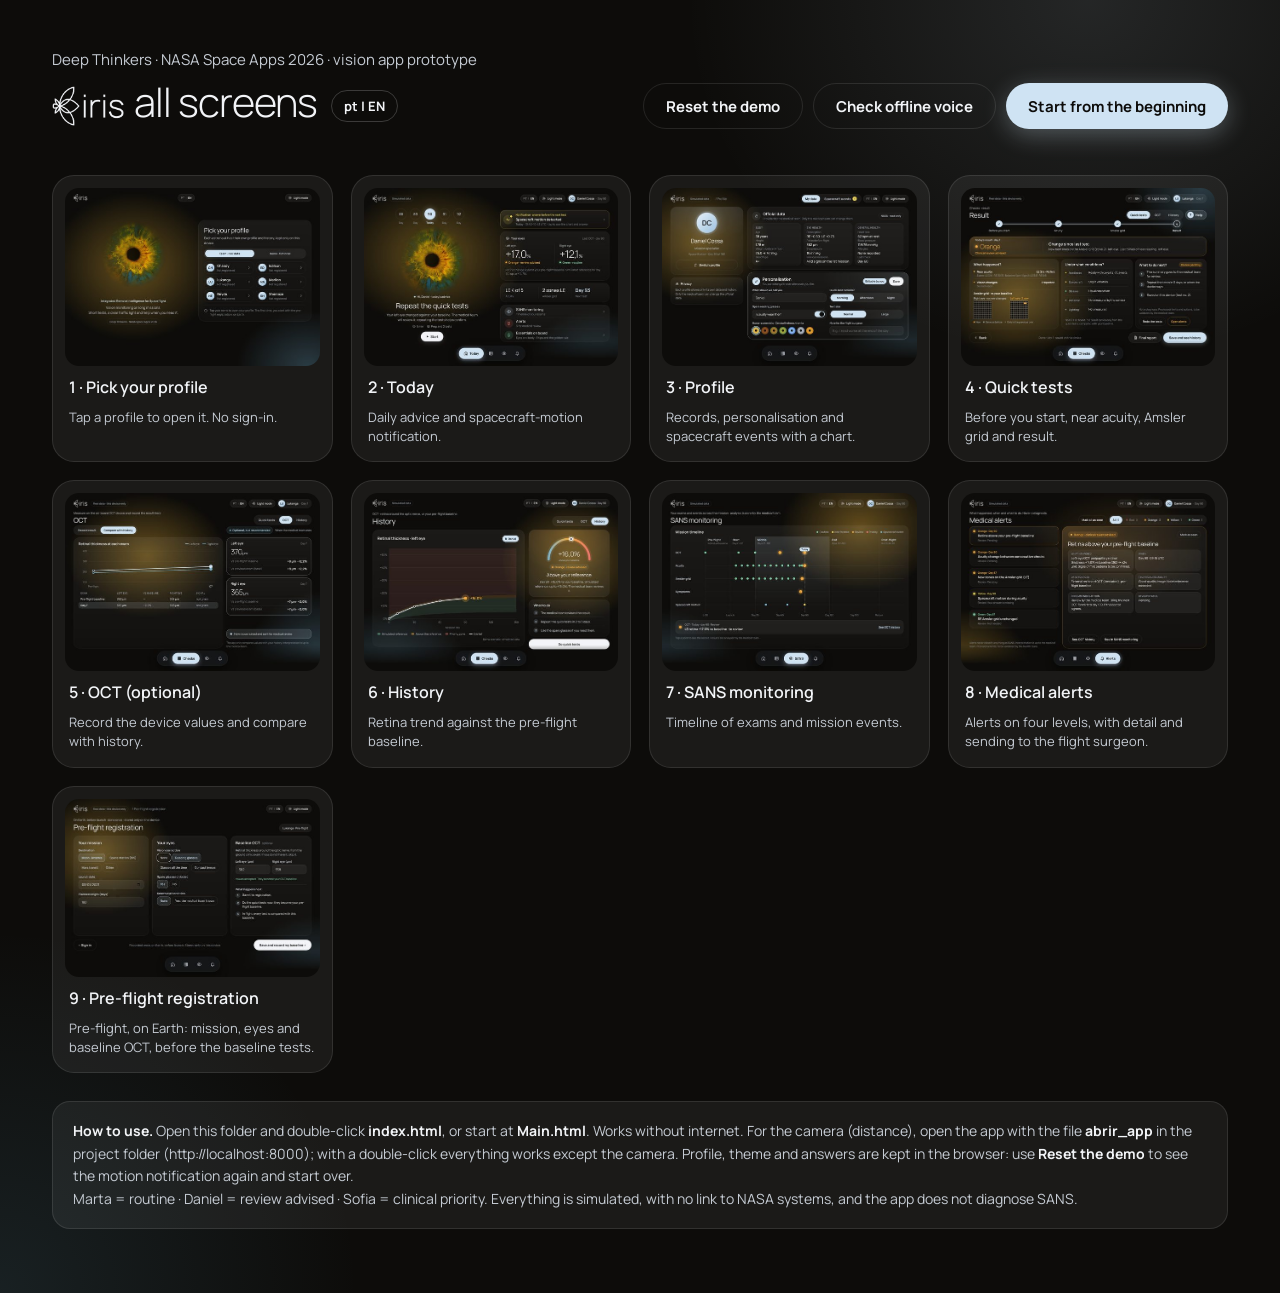
<file: app/visao/index.html>
<!doctype html>
<html lang="en">
<head>
<meta charset="utf-8">
<meta name="viewport" content="width=device-width, initial-scale=1">
<link rel="icon" href="assets/logo_icone.png">
<title>IRIS · Deep Thinkers · prototype screens</title>
<link href="fonte.css?v=20261115u" rel="stylesheet">
<link href="iris.css?v=20261115u" rel="stylesheet">
<style>
:root{--bg:#0D0C0A;--card:rgba(255,255,255,0.06);--line:rgba(255,255,255,0.10);--tx:#F2F4F7;--tx2:#C5CBD3;--tx3:#8E959E;--acc:#CFE3F3;--acc-tx:#0D0C0A}
*{box-sizing:border-box}
body{margin:0;min-height:100vh;font-family:'Manrope',system-ui,sans-serif;color:var(--tx);-webkit-font-smoothing:antialiased;background:radial-gradient(45% 40% at 85% 0%,rgba(207,227,243,0.12),rgba(0,0,0,0) 70%),radial-gradient(40% 40% at 0% 100%,rgba(95,157,184,0.14),rgba(0,0,0,0) 70%),var(--bg)}
main{max-width:1240px;margin:0 auto;padding:48px 32px 64px}
header{display:flex;align-items:flex-end;justify-content:space-between;gap:24px;flex-wrap:wrap;margin-bottom:28px}
h1{margin:4px 0 0;font-size:40px;font-weight:300;letter-spacing:-1px}
.sub{font-size:15px;color:var(--tx2)}
.acoes{display:flex;gap:10px;flex-wrap:wrap}
.btn{display:inline-flex;align-items:center;height:46px;padding:0 22px;border-radius:23px;font:inherit;font-size:15px;font-weight:700;text-decoration:none;cursor:pointer}
.btn-acc{background:var(--acc);color:var(--acc-tx);border:0;box-shadow:0 6px 24px rgba(207,227,243,0.3)}
.btn-sec{background:transparent;color:var(--tx);border:1px solid var(--line)}
.btn-sec:hover{border-color:rgba(255,255,255,0.3)}
.grelha{display:grid;grid-template-columns:repeat(auto-fill,minmax(270px,1fr));gap:18px}
.cartao{display:flex;flex-direction:column;gap:10px;padding:12px 12px 16px;border-radius:22px;background:var(--card);border:1px solid var(--line);text-decoration:none;color:var(--tx);transition:transform .15s ease,border-color .15s ease}
.cartao:hover{transform:translateY(-2px);border-color:rgba(207,227,243,0.45)}
.cartao img{width:100%;aspect-ratio:1194/834;object-fit:cover;border-radius:14px;display:block;background:#000}
.cartao b{font-size:16px;font-weight:600;padding:0 4px}
.cartao span{font-size:13px;line-height:1.45;color:var(--tx2);padding:0 4px}
.nota{margin-top:28px;padding:18px 20px;border-radius:18px;background:var(--card);border:1px solid var(--line);font-size:14px;line-height:1.6;color:var(--tx2)}
.nota b{color:var(--tx)}
#estado{font-size:13px;color:var(--tx3);min-height:18px}
</style>
</head>
<body>
<main>
<header>
<div>
<span class="sub">Deep Thinkers · NASA Space Apps 2026 · vision app prototype</span>
<h1><span class="dt-logo" role="img" aria-label="IRIS" style="width: 72px; height: 40px; vertical-align: middle; margin-right: 10px"></span>all screens</h1>
</div>
<div class="acoes">
<button class="btn btn-sec" type="button" id="repor">Reset the demo</button>
<button class="btn btn-sec" type="button" id="preparar-voz" title="Loads the offline voice recognition that ships with the app (about 40 MB). No internet is used.">Check offline voice</button>
<a class="btn btn-acc" href="Main.html">Start from the beginning</a>
</div>
</header>
<div id="estado" role="status"></div>
<div class="grelha">
<a class="cartao" href="Main.html"><img src="assets/miniaturas/Main.jpg" alt=""><b>1 · Pick your profile</b><span>Tap a profile to open it. No sign-in.</span></a>
<a class="cartao" href="Hoje.html"><img src="assets/miniaturas/Hoje.jpg" alt=""><b>2 · Today</b><span>Daily advice and spacecraft-motion notification.</span></a>
<a class="cartao" href="Perfil.html"><img src="assets/miniaturas/Perfil.jpg" alt=""><b>3 · Profile</b><span>Records, personalisation and spacecraft events with a chart.</span></a>
<a class="cartao" href="TesteRapido.html"><img src="assets/miniaturas/TesteRapido.jpg" alt=""><b>4 · Quick tests</b><span>Before you start, near acuity, Amsler grid and result.</span></a>
<a class="cartao" href="OCT.html"><img src="assets/miniaturas/OCT.jpg" alt=""><b>5 · OCT (optional)</b><span>Record the device values and compare with history.</span></a>
<a class="cartao" href="Tendencia.html"><img src="assets/miniaturas/Tendencia.jpg" alt=""><b>6 · History</b><span>Retina trend against the pre-flight baseline.</span></a>
<a class="cartao" href="SANS.html"><img src="assets/miniaturas/SANS.jpg" alt=""><b>7 · SANS monitoring</b><span>Timeline of exams and mission events.</span></a>
<a class="cartao" href="Alerta.html"><img src="assets/miniaturas/Alerta.jpg" alt=""><b>8 · Medical alerts</b><span>Alerts on four levels, with detail and sending to the flight surgeon.</span></a>
<a class="cartao" href="Registo.html"><img src="assets/miniaturas/Registo.jpg" alt=""><b>9 · Pre-flight registration</b><span>Day 0, on Earth: mission, eyes and baseline OCT, before the baseline tests.</span></a>
</div>
<div class="nota">
<b>How to use.</b> Open this folder and double-click <b>index.html</b>, or start at <b>Main.html</b>. Works without internet. For the camera (distance), open the app with the file <b>abrir_app</b> in the project folder (http://localhost:8000); with a double-click everything works except the camera. Profile, theme and answers are kept in the browser: use <b>Reset the demo</b> to see the motion notification again and start over.<br>
Marta = routine · Daniel = review advised · Sofia = clinical priority. Everything is simulated, with no link to NASA systems, and the app does not diagnose SANS.
</div>
</main>
<script src="i18n.js?v=20261115u"></script>
<script src="voz.js?v=20261115u"></script>
<script>
// Reconhecimento de voz offline (Vosk, dentro da app): confirma que corre neste browser.
document.getElementById('preparar-voz').addEventListener('click', function () {
  var e = document.getElementById('estado');
  if (!window.Voz) { e.textContent = 'Voice module missing.'; return; }
  e.textContent = 'Loading offline voice recognition…';
  window.Voz.prepararMicrofone().then(function (r) { e.textContent = r.mensagem; });
});
document.getElementById('repor').addEventListener('click', function () {
  var n = 0;
  try {
    Object.keys(window.localStorage).forEach(function (k) {
      if (k.indexOf('visao-') === 0) { window.localStorage.removeItem(k); n++; }   // os testes reais (dt_registos) não são apagados aqui
    });
    document.getElementById('estado').textContent = 'Demo reset.';
  } catch (e) {
    document.getElementById('estado').textContent = 'This browser does not allow local data: each page always starts from scratch.';
  }
});
</script>
<script>
// Língua: traduz a página e põe o botão PT/EN no título (esta página não usa o runtime).
(function () {
  var original = null;
  function aplicar() {
    if (!window.I18N) return;
    if (original === null) original = document.body.innerHTML;
    else document.body.innerHTML = original;
    window.I18N.aplicar(document.body);
    var h = document.querySelector('h1'); if (!h || document.querySelector('.dt-lingua')) return;
    var pt = window.I18N.lingua() === 'pt', b = document.createElement('button');
    b.type = 'button'; b.className = 'dt-lingua'; b.textContent = pt ? 'PT | en' : 'pt | EN';
    b.setAttribute('aria-label', pt ? 'Mudar para inglês' : 'Switch to Portuguese');
    b.style.cssText = 'margin-left:14px;vertical-align:middle;height:32px;padding:0 12px;border-radius:16px;border:1px solid rgba(127,127,127,.4);background:transparent;color:inherit;font:inherit;font-size:13px;font-weight:700;cursor:pointer';
    b.addEventListener('click', function () { window.I18N.mudar(pt ? 'en' : 'pt'); location.reload(); });
    h.appendChild(b);
  }
  if (document.readyState === 'loading') document.addEventListener('DOMContentLoaded', aplicar); else aplicar();
})();
</script>
</body>
</html>
</file>
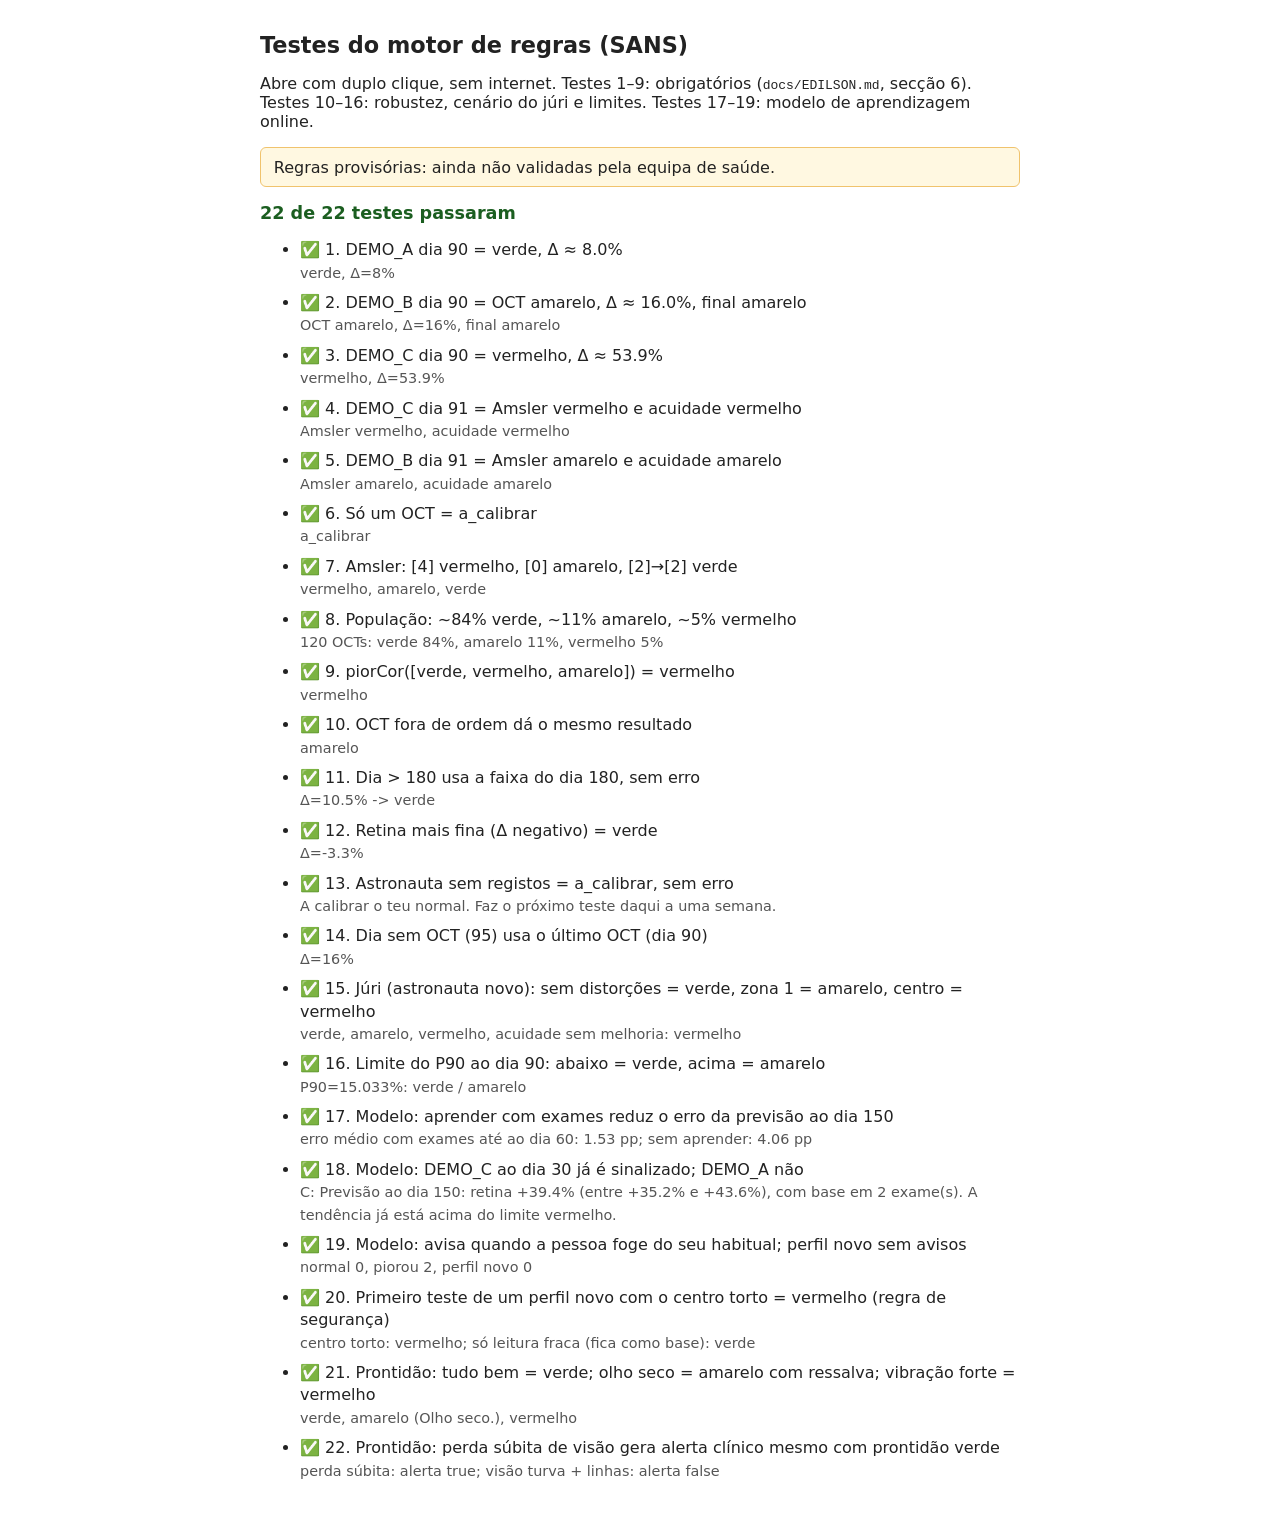
<file: motor/teste.html>
<!DOCTYPE html>
<html lang="pt">
<head>
  <meta charset="utf-8">
  <meta name="viewport" content="width=device-width, initial-scale=1">
  <title>Testes do motor · Deep Thinkers</title>
  <style>
    body { font-family: system-ui, -apple-system, Arial, sans-serif; max-width: 760px; margin: 2rem auto; padding: 0 1rem; color: #222; }
    h1 { font-size: 1.4rem; }
    .resumo { font-size: 1.1rem; font-weight: 600; margin: 1rem 0; }
    .ok { color: #1b5e20; } .falha { color: #b71c1c; }
    li { margin: .5rem 0; line-height: 1.4; }
    .detalhe { color: #555; font-size: .9rem; }
    .aviso { background: #fff8e1; border: 1px solid #f0c36d; padding: .6rem .8rem; border-radius: 6px; }
  </style>
</head>
<body>
  <h1>Testes do motor de regras (SANS)</h1>
  <p>Abre com duplo clique, sem internet. Testes 1–9: obrigatórios (<code>docs/EDILSON.md</code>, secção 6). Testes 10–16: robustez, cenário do júri e limites. Testes 17–19: modelo de aprendizagem online.</p>
  <div id="aviso"></div>
  <div class="resumo" id="resumo">A correr…</div>
  <ul id="lista"></ul>

  <!-- Ordem importa: dados -> regras -> motor -> testes -->
  <script src="../app/dados.js"></script>
  <script src="regras.js"></script>
  <script src="motor.js"></script>
  <script src="modelo.js"></script>
  <script src="testes.js"></script>
  <script>
    (function () {
      if (!window.FAIXAS || !window.ASTRONAUTAS) {
        document.getElementById("resumo").innerHTML =
          '<span class="falha">Não encontrei ../app/dados.js. Corre: python3 simulador/simulador.py</span>';
        return;
      }
      if (window.REGRAS && window.REGRAS.provisorio) {
        document.getElementById("aviso").innerHTML =
          '<p class="aviso">Regras provisórias: ainda não validadas pela equipa de saúde.</p>';
      }
      var res = correrTestes(Motor, FAIXAS, REGRAS, ASTRONAUTAS);
      var ok = res.filter(function (r) { return r.ok; }).length;
      document.getElementById("resumo").innerHTML =
        '<span class="' + (ok === res.length ? "ok" : "falha") + '">' + ok + " de " + res.length + " testes passaram</span>";
      document.getElementById("lista").innerHTML = res.map(function (r) {
        return "<li>" + (r.ok ? "✅" : "❌") + " " + r.nome + '<br><span class="detalhe">' + r.detalhe + "</span></li>";
      }).join("");
      res.forEach(function (r) { console.log((r.ok ? "OK  " : "FALHA ") + r.nome + " | " + r.detalhe); });
    })();
  </script>
</body>
</html>
</file>
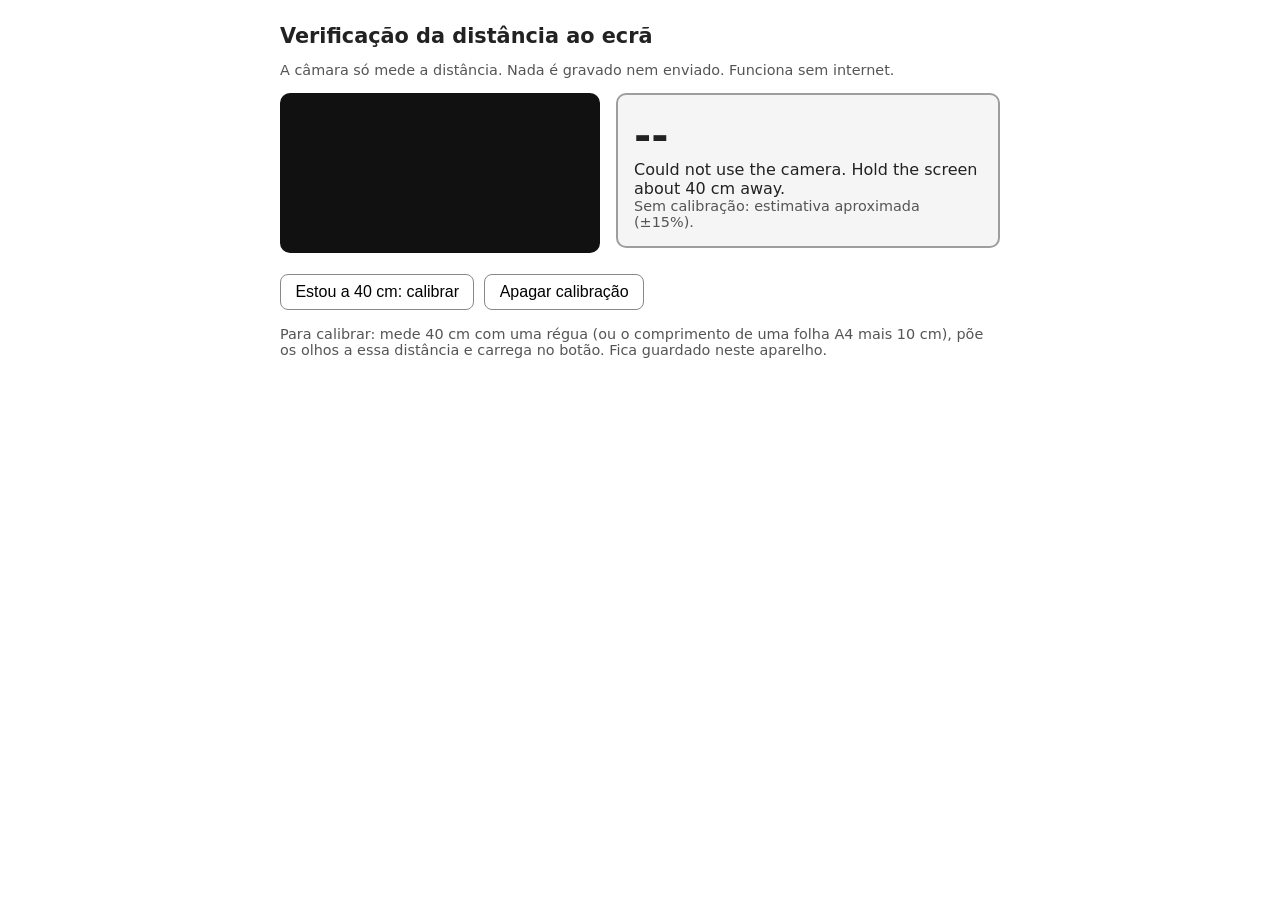
<file: app/camara/teste_distancia.html>
<!DOCTYPE html>
<html lang="pt">
<head>
  <meta charset="utf-8">
  <meta name="viewport" content="width=device-width, initial-scale=1">
  <title>Distância ao ecrã · Deep Thinkers</title>
  <style>
    body { font-family: system-ui, -apple-system, Arial, sans-serif; max-width: 720px; margin: 1.5rem auto; padding: 0 1rem; color: #222; }
    h1 { font-size: 1.3rem; }
    .caixa { display: flex; gap: 1rem; flex-wrap: wrap; align-items: flex-start; }
    video { width: 320px; max-width: 100%; border-radius: 10px; background: #111; transform: scaleX(-1); }
    #estado { flex: 1; min-width: 220px; padding: 1rem; border-radius: 10px; border: 2px solid #ccc; }
    #cm { font-size: 2.6rem; font-weight: 700; }
    .ok { border-color: #2e7d32 !important; background: #e8f5e9; }
    .perto, .longe { border-color: #c77700 !important; background: #fff8e1; }
    .sem_cara, .indisponivel { border-color: #9e9e9e !important; background: #f5f5f5; }
    button { font-size: 1rem; padding: .5rem .9rem; margin: .3rem .3rem 0 0; border-radius: 8px; border: 1px solid #888; background: #fff; }
    .nota { color: #555; font-size: .9rem; }
  </style>
</head>
<body>
  <h1>Verificação da distância ao ecrã</h1>
  <p class="nota">A câmara só mede a distância. Nada é gravado nem enviado. Funciona sem internet.</p>

  <div class="caixa">
    <video id="video" autoplay playsinline muted></video>
    <div id="estado">
      <div id="cm">--</div>
      <div id="msg">A ligar a câmara…</div>
      <div class="nota" id="calib"></div>
    </div>
  </div>

  <p>
    <button id="cal40">Estou a 40 cm: calibrar</button>
    <button id="apagar">Apagar calibração</button>
  </p>
  <p class="nota">Para calibrar: mede 40 cm com uma régua (ou o comprimento de uma folha A4 mais 10 cm), põe os olhos a essa distância e carrega no botão. Fica guardado neste aparelho.</p>

  <script src="vendor/mediapipe/face_detection.js"></script>
  <script src="distancia.js"></script>
  <script>
    var caixa = document.getElementById("estado");
    function mostrar(r) {
      caixa.className = r.estado;
      document.getElementById("cm").textContent = r.cm ? Math.round(r.cm) + " cm" : "--";
      document.getElementById("msg").textContent = r.mensagem;
      document.getElementById("calib").textContent = r.calibrado ? "Calibrado para este aparelho." : "Sem calibração: estimativa aproximada (±15%).";
      window.__ultimoEstado = r;   // usado pelos testes automáticos
    }
    Distancia.iniciar(document.getElementById("video"), { minCm: 30, maxCm: 45, aoMudar: mostrar, pastaModelo: "vendor/mediapipe/" });
    document.getElementById("cal40").onclick = function () {
      if (!Distancia.calibrar(40)) alert("Primeiro olha para a câmara até aparecer a distância.");
    };
    document.getElementById("apagar").onclick = function () { Distancia.apagarCalibracao(); };
  </script>
</body>
</html>
</file>
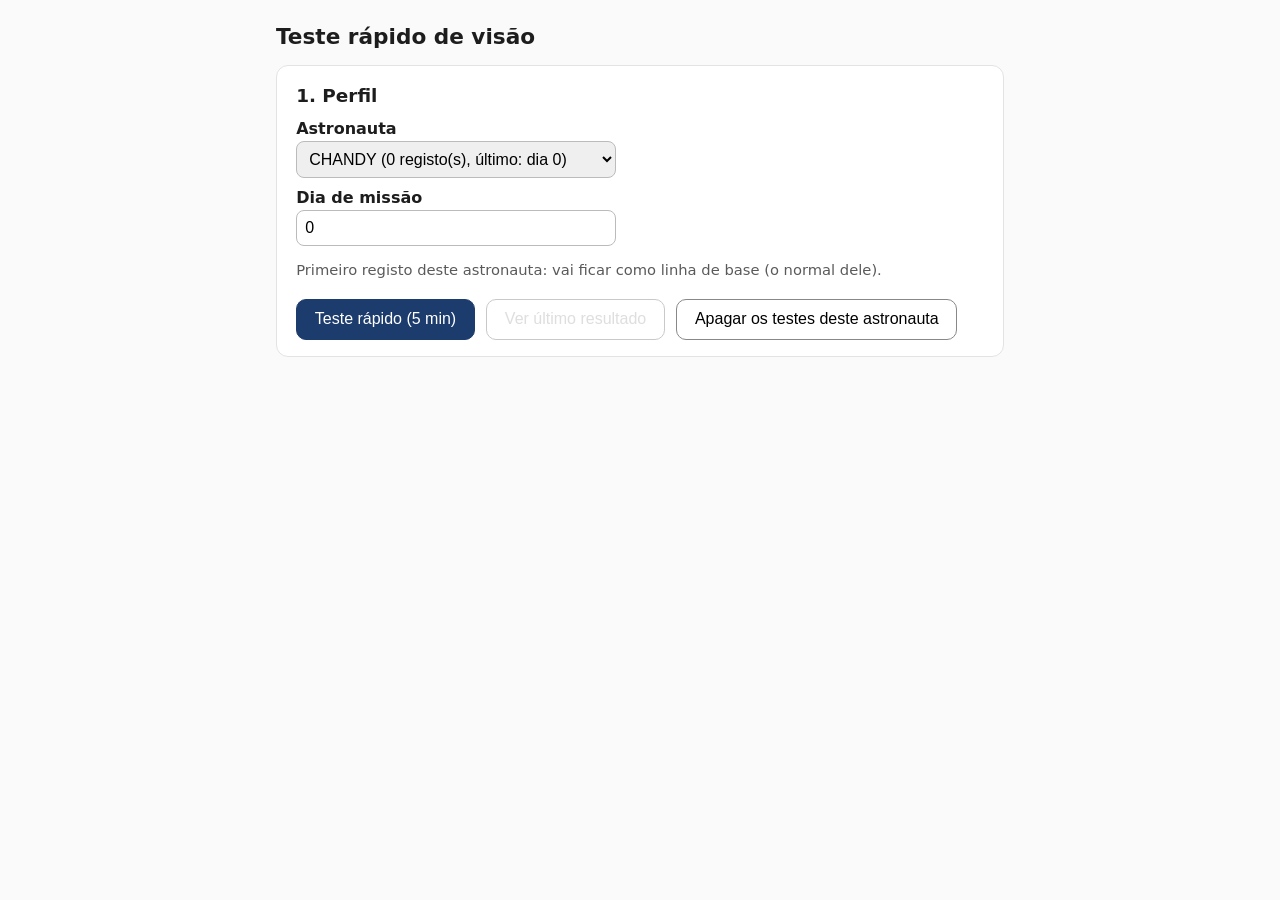
<file: app/camara/teste_visao.html>
<!DOCTYPE html>
<html lang="pt">
<head>
  <meta charset="utf-8">
  <meta name="viewport" content="width=device-width, initial-scale=1">
  <title>Teste rápido de visão · Deep Thinkers</title>
  <style>
    :root { --verde:#2e7d32; --amarelo:#c77700; --vermelho:#c62828; --cinza:#757575; }
    * { box-sizing: border-box; }
    body { font-family: system-ui, -apple-system, Arial, sans-serif; margin: 0; color: #1d1d1d; background: #fafafa; }
    main { max-width: 760px; margin: 0 auto; padding: 1rem 1rem 12rem; }
    h1 { font-size: 1.35rem; margin: .5rem 0 1rem; }
    h2 { font-size: 1.15rem; margin: .2rem 0 .8rem; }
    .passo { display: none; background: #fff; border: 1px solid #e3e3e3; border-radius: 12px; padding: 1rem 1.2rem; }
    .passo.activo { display: block; }
    label { display: block; margin: .6rem 0 .2rem; font-weight: 600; }
    select, input[type=text], input[type=number] { font-size: 1rem; padding: .5rem; width: 100%; max-width: 320px; border: 1px solid #bbb; border-radius: 8px; }
    button { font-size: 1rem; padding: .65rem 1.1rem; border-radius: 10px; border: 1px solid #888; background: #fff; cursor: pointer; margin: .4rem .4rem 0 0; }
    button.principal { background: #1d3c6e; color: #fff; border-color: #1d3c6e; }
    button:disabled { opacity: .45; cursor: not-allowed; }
    .nota { color: #5a5a5a; font-size: .92rem; }
    .aviso { background: #fff8e1; border: 1px solid #f0c36d; border-radius: 8px; padding: .5rem .7rem; margin: .6rem 0; }

    /* Câmara: canto fixo, visível durante todo o teste */
    #camara { position: fixed; right: .6rem; bottom: .6rem; width: 130px; background: #fff; border: 2px solid #ccc; border-radius: 12px; padding: .35rem; font-size: .82rem; z-index: 10; box-shadow: 0 2px 8px rgba(0,0,0,.12); }
    #camara video { width: 100%; border-radius: 8px; background: #111; transform: scaleX(-1); display: block; }
    #camara.ok { border-color: var(--verde); } #camara.perto, #camara.longe { border-color: var(--amarelo); }
    #cam-cm { font-weight: 700; font-size: 1rem; }

    /* Grelha de Amsler: ~10 cm, 20x20 quadrados, ponto central; 9 zonas tocáveis por cima */
    .amsler { position: relative; width: min(10cm, 88vw); aspect-ratio: 1; margin: .8rem auto; background: #fff; border: 2px solid #000; }
    .amsler svg { position: absolute; inset: 0; width: 100%; height: 100%; }
    .zonas { position: absolute; inset: 0; display: grid; grid-template-columns: repeat(3, 1fr); grid-template-rows: repeat(3, 1fr); }
    .zonas button { margin: 0; border: 1px dashed rgba(0,0,0,.15); border-radius: 0; background: transparent; }
    .zonas button.marcada { background: rgba(198,40,40,.28); border: 2px solid var(--vermelho); }

    /* Acuidade */
    #letra { font-family: "Helvetica Neue", Arial, sans-serif; font-weight: 700; text-align: center; margin: 1.2rem 0; line-height: 1; letter-spacing: .05em; }
    .opcoes button { font-size: 1.4rem; min-width: 3.2rem; font-weight: 700; }

    /* Perguntas */
    .pergunta { margin: .8rem 0; }
    .escala { display: flex; gap: .4rem; flex-wrap: wrap; }
    .escala label { font-weight: 400; margin: 0; border: 1px solid #bbb; border-radius: 8px; padding: .35rem .6rem; cursor: pointer; }
    .escala input { margin-right: .3rem; }

    .previsao { background: #eef3fb; border: 1px solid #b9cbe8; border-radius: 10px; padding: .6rem .8rem; margin: .6rem 0; }
    .pre-p { margin: .9rem 0; } .pre-p label { font-weight: 400; margin: .25rem 0; display: block; } .pre-p .q { font-weight: 600; }
    .estado-pre { border-radius: 10px; padding: .6rem .8rem; margin: .6rem 0; border: 2px solid; }
    .estado-pre.verde { border-color: var(--verde); background: #e8f5e9; } .estado-pre.amarelo { border-color: var(--amarelo); background: #fff8e1; } .estado-pre.vermelho { border-color: var(--vermelho); background: #fdecea; }
    .alerta-clinico { border: 2px solid var(--vermelho); background: #fdecea; border-radius: 10px; padding: .6rem .8rem; margin: .6rem 0; font-weight: 600; }
    /* Resultado */
    .semaforo { border-radius: 12px; padding: 1rem 1.2rem; color: #fff; font-size: 1.15rem; font-weight: 700; margin: .5rem 0 1rem; }
    .semaforo.verde { background: var(--verde); } .semaforo.amarelo { background: var(--amarelo); }
    .semaforo.vermelho { background: var(--vermelho); } .semaforo.a_calibrar { background: var(--cinza); }
    .semaforo small { display: block; font-weight: 400; font-size: .98rem; margin-top: .35rem; }
    ul.motivos li { margin: .3rem 0; }
    @media (min-width: 900px) { #camara { width: 180px; } main { padding-bottom: 2rem; } }
  </style>
</head>
<body>
<main>
  <h1>Teste rápido de visão</h1>

  <!-- 0. Quem é e que dia é -->
  <section class="passo activo" id="p-inicio">
    <h2>1. Perfil</h2>
    <label for="perfil">Astronauta</label>
    <select id="perfil"></select>
    <div id="novo-perfil">
      <label for="nome">Nome ou código do novo astronauta</label>
      <input type="text" id="nome" autocomplete="off" placeholder="ex.: MARLLON">
    </div>
    <label for="dia">Dia de missão</label>
    <input type="number" id="dia" min="0" max="999" value="0">
    <p class="nota" id="historico-info"></p>
    <button class="principal" id="b-iniciar">Teste rápido (5 min)</button>
    <button id="b-ver">Ver último resultado</button>
    <button id="b-apagar">Apagar os testes deste astronauta</button>
  </section>

  <!-- Questionário pré-exame (VISION GUARD) -->
  <section class="passo" id="p-pre">
    <h2>2. Antes do teste</h2>
    <p class="nota">Responde com base em como te sentes neste momento.</p>
    <div id="pre-perguntas"></div>
    <div id="pre-estado"></div>
    <button class="principal" id="b-pre-avaliar">Verificar prontidão</button>
    <button class="principal" id="b-pre-continuar" hidden>Continuar para o teste</button>
    <button id="b-pre-cancelar">Cancelar</button>
  </section>

  <!-- 1. Distância -->
  <section class="passo" id="p-distancia">
    <h2>2. Posição</h2>
    <p>Põe os olhos a <strong>30–45 cm</strong> do ecrã, com boa luz. O teste começa quando a distância estiver certa.</p>
    <p id="dist-msg" class="aviso">A ligar a câmara…</p>
    <button class="principal" id="b-dist-ok" disabled>Distância certa: continuar</button>
    <button id="b-sem-camara">Continuar sem câmara</button>
    <p class="nota">Dica: se ainda não calibraste este aparelho, põe-te a 40 cm (régua ou folha A4 + 10 cm) e carrega em «Calibrar a 40 cm».</p>
    <button id="b-calibrar">Calibrar a 40 cm</button>
  </section>

  <!-- 2. Amsler -->
  <section class="passo" id="p-amsler">
    <h2 id="amsler-titulo">3. Grelha de Amsler</h2>
    <p id="amsler-instr"></p>
    <div class="amsler">
      <svg viewBox="0 0 200 200" aria-hidden="true" id="amsler-svg"></svg>
      <div class="zonas" id="zonas"></div>
    </div>
    <p class="nota">Olha <strong>sempre para o ponto central</strong>. Toca nas zonas onde as linhas parecem tortas, onduladas, apagadas ou com manchas. Toca outra vez para desmarcar.</p>
    <button class="principal" id="b-amsler-seguinte">Seguinte</button>
  </section>

  <!-- 3. Acuidade -->
  <section class="passo" id="p-acuidade">
    <h2>4. Leitura de perto</h2>
    <p>Com os <span id="acu-olhos">dois olhos abertos</span>, que letra vês? <span class="nota">(linha <span id="acu-linha">1</span> de 10)</span></p>
    <div id="letra">C</div>
    <div class="opcoes" id="opcoes"></div>
    <p class="nota" id="acu-dist"></p>
  </section>

  <!-- 3b. Óculos de reserva -->
  <section class="passo" id="p-oculos">
    <h2>4b. Óculos de reserva</h2>
    <p>A tua leitura de perto está pior do que no primeiro teste. Põe os <strong>óculos de reserva</strong> e repete a leitura.</p>
    <button class="principal" id="b-oculos-repetir">Já tenho os óculos: repetir</button>
    <button id="b-oculos-nao">Não tenho óculos de reserva</button>
  </section>

  <!-- 4. Perguntas -->
  <section class="passo" id="p-perguntas">
    <h2>5. Quatro perguntas</h2>
    <p class="nota">0 = nada · 1 = pouco · 2 = moderado · 3 = muito</p>
    <div id="perguntas"></div>
    <button class="principal" id="b-perguntas-ok">Ver resultado</button>
  </section>

  <!-- 5. Resultado -->
  <section class="passo" id="p-resultado">
    <h2>Resultado</h2>
    <div id="resultado"></div>
    <button class="principal" id="b-novo">Novo teste</button>
  </section>
</main>

<div id="camara" hidden>
  <video id="video" autoplay playsinline muted></video>
  <div id="cam-cm">--</div>
  <div id="cam-estado">a ligar…</div>
</div>

<!-- Ordem importa. Tudo local: funciona sem internet. -->
<script src="../dados.js"></script>
<script src="../../motor/regras.js"></script>
<script src="../../motor/motor.js"></script>
<script src="../../motor/modelo.js"></script>
<script src="../armazenamento.js"></script>
<script src="vendor/mediapipe/face_detection.js"></script>
<script src="distancia.js"></script>
<script src="teste_visao.js"></script>
</body>
</html>
</file>
<file: app/visao/fonte.css>
/* Manrope (SIL Open Font License) guardada no projecto: a app não pode depender da internet. */
@font-face{font-family:'Manrope';font-style:normal;font-display:swap;font-weight:200 800;src:url(assets/fonte/manrope-latin-ext-wght-normal.woff2) format('woff2');unicode-range:U+0100-02BA,U+02BD-02C5,U+02C7-02CC,U+02CE-02D7,U+02DD-02FF,U+0304,U+0308,U+0329,U+1D00-1DBF,U+1E00-1E9F,U+1EF2-1EFF,U+2020,U+20A0-20AB,U+20AD-20C0,U+2113,U+2C60-2C7F,U+A720-A7FF}
@font-face{font-family:'Manrope';font-style:normal;font-display:swap;font-weight:200 800;src:url(assets/fonte/manrope-latin-wght-normal.woff2) format('woff2');unicode-range:U+0000-00FF,U+0131,U+0152-0153,U+02BB-02BC,U+02C6,U+02DA,U+02DC,U+0304,U+0308,U+0329,U+2000-206F,U+20AC,U+2122,U+2191,U+2193,U+2212,U+2215,U+FEFF,U+FFFD}

/* Modo coluna (telemóvel): nada dentro de um bloco passa da largura do ecrã. */
.modo-coluna .fluido, .modo-coluna .fluido *{min-width:0}
.modo-coluna .fluido *:not(svg):not(svg *){max-width:100%}
.modo-coluna .fluido svg{max-width:100%;height:auto}
.modo-coluna body{overflow:hidden}

/* Vídeo da câmara: escondido quando está guardado no <body>, visível (em espelho) quando encaixado num ecrã. */
body > video.fixo{position:fixed;left:0;top:0;width:2px;height:2px;opacity:0;pointer-events:none}
[data-fixo] > video.fixo{position:absolute;left:0;top:0;width:100%;height:100%;object-fit:cover;transform:scaleX(-1);max-width:none}

/* Logótipo IRIS (assets/logo_iris.png é uma máscara: toma a cor do texto, por isso serve nos dois temas) */
.dt-logo,.dt-marca{display:inline-block;flex:none;background:currentColor;-webkit-mask:url(assets/logo_iris.png) center/contain no-repeat;mask:url(assets/logo_iris.png) center/contain no-repeat}
.dt-marca{-webkit-mask-image:url(assets/logo_marca.png);mask-image:url(assets/logo_marca.png)}
</file>
<file: app/visao/iris.css>
/* O fundo acompanha a cor da íris escolhida (Perfil > Íris).
   Escuro: preto com o brilho da cor da íris. Claro: branco com a cor da íris.
   A classe iris-<nome> é posta pelo runtime.js no ecrã e no fundo. */
.tema-escuro.iris-original{--glow1:rgba(232,178,58,0.40);--glow2:rgba(111,169,201,0.30)}
.tema-claro.iris-original{--glow1:rgba(232,178,58,0.40);--glow2:rgba(111,169,201,0.30)}
.tema-escuro.iris-castanho{--glow1:rgba(140,78,30,0.40);--glow2:rgba(176,122,74,0.30)}
.tema-claro.iris-castanho{--glow1:rgba(140,78,30,0.40);--glow2:rgba(176,122,74,0.30)}
.tema-escuro.iris-avela{--glow1:rgba(168,116,42,0.40);--glow2:rgba(94,122,58,0.30)}
.tema-claro.iris-avela{--glow1:rgba(168,116,42,0.40);--glow2:rgba(94,122,58,0.30)}
.tema-escuro.iris-verde{--glow1:rgba(163,162,58,0.40);--glow2:rgba(63,138,80,0.30)}
.tema-claro.iris-verde{--glow1:rgba(163,162,58,0.40);--glow2:rgba(63,138,80,0.30)}
.tema-escuro.iris-azul{--glow1:rgba(141,184,234,0.40);--glow2:rgba(47,111,214,0.30)}
.tema-claro.iris-azul{--glow1:rgba(141,184,234,0.40);--glow2:rgba(47,111,214,0.30)}
.tema-escuro.iris-cinzento{--glow1:rgba(169,175,184,0.40);--glow2:rgba(122,133,148,0.30)}
.tema-claro.iris-cinzento{--glow1:rgba(169,175,184,0.40);--glow2:rgba(122,133,148,0.30)}
.tema-escuro.iris-ambar{--glow1:rgba(224,160,48,0.40);--glow2:rgba(198,120,24,0.30)}
.tema-claro.iris-ambar{--glow1:rgba(224,160,48,0.40);--glow2:rgba(198,120,24,0.30)}

/* As imagens da íris têm o halo cortado a direito perto das bordas; no modo claro via-se como uma barra.
   Esta máscara esbate a imagem em círculo antes do corte (vale para todas as íris, nos dois temas). */
img[src*="iris_"]{-webkit-mask-image:radial-gradient(closest-side,#000 60%,rgba(0,0,0,0) 80%);mask-image:radial-gradient(closest-side,#000 60%,rgba(0,0,0,0) 80%)}
</file>
